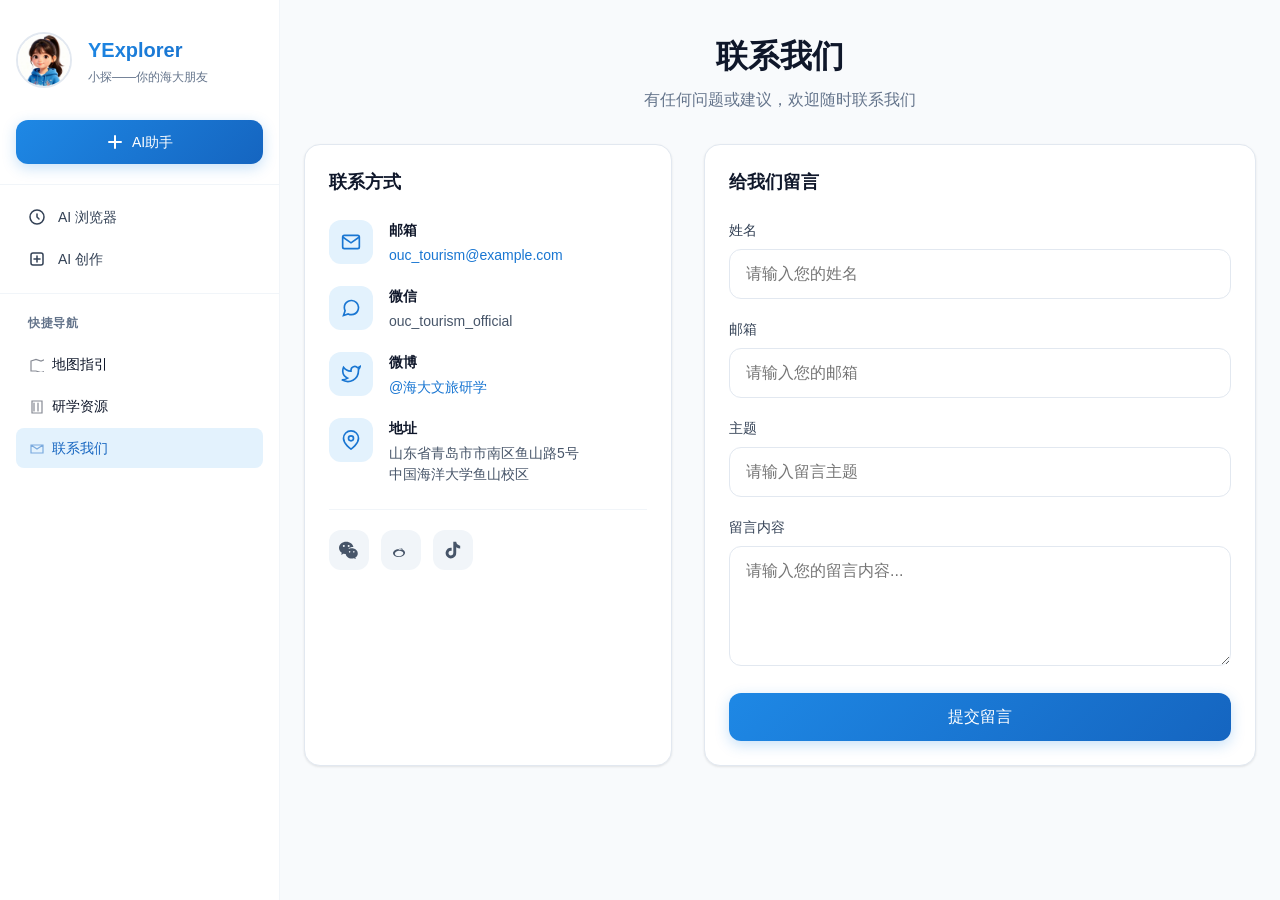
<file: static/contact.html>
<!DOCTYPE html>
<html lang="zh-CN">
<head>
  <meta charset="UTF-8">
  <meta name="viewport" content="width=device-width, initial-scale=1.0">
  <title>联系我们 - YExplorer</title>
  <link rel="stylesheet" href="css/tokens.css">
  <link rel="stylesheet" href="css/reset.css">
  <link rel="stylesheet" href="css/layout.css">
  <link rel="stylesheet" href="css/sidebar.css">
  <link rel="stylesheet" href="css/responsive.css">
  <style>
    .contact-page {
      flex: 1;
      overflow-y: auto;
      padding: var(--space-8) var(--space-6);
      max-width: 1000px;
      margin: 0 auto;
      width: 100%;
    }
    
    .page-header {
      text-align: center;
      margin-bottom: var(--space-8);
    }
    
    .page-title {
      font-size: var(--text-2xl);
      font-weight: var(--font-bold);
      color: var(--gray-900);
      margin-bottom: var(--space-2);
    }
    
    .page-subtitle {
      font-size: var(--text-base);
      color: var(--gray-500);
    }
    
    .contact-grid {
      display: grid;
      grid-template-columns: 1fr 1.5fr;
      gap: var(--space-8);
    }
    
    .contact-info-section {
      background: var(--gray-0);
      border: var(--border-default);
      border-radius: var(--radius-lg);
      padding: var(--space-6);
      box-shadow: var(--shadow-sm);
    }
    
    .contact-info-title {
      font-size: var(--text-lg);
      font-weight: var(--font-semibold);
      color: var(--gray-900);
      margin-bottom: var(--space-6);
    }
    
    .contact-item {
      display: flex;
      align-items: flex-start;
      gap: var(--space-4);
      margin-bottom: var(--space-5);
    }
    
    .contact-item:last-child {
      margin-bottom: 0;
    }
    
    .contact-icon-wrapper {
      width: 44px;
      height: 44px;
      background: var(--blue-50);
      border-radius: var(--radius-md);
      display: flex;
      align-items: center;
      justify-content: center;
      flex-shrink: 0;
    }
    
    .contact-icon {
      width: 20px;
      height: 20px;
      color: var(--blue-600);
    }
    
    .contact-item-content h3 {
      font-size: var(--text-sm);
      font-weight: var(--font-semibold);
      color: var(--gray-900);
      margin-bottom: 4px;
    }
    
    .contact-item-content p {
      font-size: var(--text-sm);
      color: var(--gray-600);
      line-height: 1.5;
    }
    
    .contact-item-content a {
      color: var(--blue-600);
      text-decoration: none;
    }
    
    .contact-item-content a:hover {
      text-decoration: underline;
    }
    
    .social-links {
      display: flex;
      gap: var(--space-3);
      margin-top: var(--space-6);
      padding-top: var(--space-5);
      border-top: var(--border-light);
    }
    
    .social-link {
      width: 40px;
      height: 40px;
      background: var(--gray-100);
      border-radius: var(--radius-md);
      display: flex;
      align-items: center;
      justify-content: center;
      color: var(--gray-600);
      transition: all var(--duration-fast) var(--ease-fast);
    }
    
    .social-link:hover {
      background: var(--blue-50);
      color: var(--blue-600);
    }
    
    .social-link svg {
      width: 20px;
      height: 20px;
    }
    
    .contact-form-section {
      background: var(--gray-0);
      border: var(--border-default);
      border-radius: var(--radius-lg);
      padding: var(--space-6);
      box-shadow: var(--shadow-sm);
    }
    
    .form-title {
      font-size: var(--text-lg);
      font-weight: var(--font-semibold);
      color: var(--gray-900);
      margin-bottom: var(--space-6);
    }
    
    .form-group {
      margin-bottom: var(--space-5);
    }
    
    .form-label {
      display: block;
      font-size: var(--text-sm);
      font-weight: var(--font-medium);
      color: var(--gray-700);
      margin-bottom: var(--space-2);
    }
    
    .form-input,
    .form-textarea {
      width: 100%;
      padding: var(--space-3) var(--space-4);
      border: var(--border-default);
      border-radius: var(--radius-md);
      font-size: var(--text-base);
      transition: all var(--duration-fast) var(--ease-fast);
      background: var(--gray-0);
    }
    
    .form-input:focus,
    .form-textarea:focus {
      outline: none;
      border-color: var(--blue-500);
      box-shadow: 0 0 0 3px rgba(30, 136, 229, 0.1);
    }
    
    .form-textarea {
      min-height: 120px;
      resize: vertical;
    }
    
    .form-submit {
      width: 100%;
      height: 48px;
      background: var(--gradient-blue);
      color: white;
      border: none;
      border-radius: var(--radius-md);
      font-size: var(--text-base);
      font-weight: var(--font-medium);
      cursor: pointer;
      transition: all var(--duration-fast) var(--ease-fast);
      box-shadow: var(--shadow-blue);
    }
    
    .form-submit:hover {
      transform: translateY(-1px);
      box-shadow: 0 6px 20px rgba(30, 136, 229, 0.35);
    }
    
    .form-submit:active {
      transform: translateY(0);
    }
    
    @media (max-width: 768px) {
      .contact-page {
        padding: var(--space-4) var(--space-3);
      }
      
      .contact-grid {
        grid-template-columns: 1fr;
      }
    }
  </style>
</head>
<body>
  <div class="app">
    <aside class="sidebar" id="sidebar">
      <div class="sidebar-header">
        <div class="user-profile">
          <img class="user-avatar" src="images/AI助手形象.png" alt="AI助手">
          <div class="user-info">
            <div class="user-name">YExplorer</div>
            <div class="user-status">小探——你的海大朋友</div>
          </div>
        </div>
        <button class="new-chat-btn" onclick="window.location.href='index.html'" aria-label="返回AI助手">
          <svg width="18" height="18" viewBox="0 0 18 18" fill="none" xmlns="http://www.w3.org/2000/svg">
            <path d="M9 3v12M3 9h12" stroke="currentColor" stroke-width="2" stroke-linecap="round"/>
          </svg>
          <span>AI助手</span>
        </button>
      </div>
      
      <nav class="sidebar-nav">
        <div class="nav-item" onclick="window.location.href='index.html'">
          <svg viewBox="0 0 18 18" fill="none" xmlns="http://www.w3.org/2000/svg">
            <circle cx="9" cy="9" r="7" stroke="currentColor" stroke-width="1.5"/>
            <path d="M9 6v3l2 2" stroke="currentColor" stroke-width="1.5" stroke-linecap="round"/>
          </svg>
          <span>AI 浏览器</span>
        </div>
        <div class="nav-item" onclick="window.location.href='index.html'">
          <svg viewBox="0 0 18 18" fill="none" xmlns="http://www.w3.org/2000/svg">
            <rect x="3" y="3" width="12" height="12" rx="2" stroke="currentColor" stroke-width="1.5"/>
            <path d="M6 9h6M9 6v6" stroke="currentColor" stroke-width="1.5" stroke-linecap="round"/>
          </svg>
          <span>AI 创作</span>
        </div>
      </nav>
      
      <div class="sidebar-content">
        <div class="history-section-title">快捷导航</div>
        <div class="history-list">
          <div class="history-item" onclick="window.location.href='map.html'">
            <div class="history-item-content">
              <svg class="history-item-icon" viewBox="0 0 16 16" fill="none">
                <path d="M3 5l5-1.5 5 1.5L18 3v12l-5 1.5-5-1.5L3 15V5z" stroke="currentColor" stroke-width="1.2" fill="none"/>
              </svg>
              <span class="history-item-text">地图指引</span>
            </div>
          </div>
          <div class="history-item" onclick="window.location.href='resources.html'">
            <div class="history-item-content">
              <svg class="history-item-icon" viewBox="0 0 16 16" fill="none">
                <path d="M4 3h10v12H4V3zm2 2v8m4-8v8" stroke="currentColor" stroke-width="1.2" stroke-linecap="round"/>
              </svg>
              <span class="history-item-text">研学资源</span>
            </div>
          </div>
          <div class="history-item active" onclick="window.location.href='contact.html'">
            <div class="history-item-content">
              <svg class="history-item-icon" viewBox="0 0 16 16" fill="none">
                <path d="M3 5l6 4 6-4M3 5h12v8H3V5z" stroke="currentColor" stroke-width="1.2" fill="none"/>
              </svg>
              <span class="history-item-text">联系我们</span>
            </div>
          </div>
        </div>
      </div>
    </aside>
    
    <main class="main-content">
      <div class="contact-page">
        <div class="page-header">
          <h1 class="page-title">联系我们</h1>
          <p class="page-subtitle">有任何问题或建议，欢迎随时联系我们</p>
        </div>

        <div class="contact-grid">
          <div class="contact-info-section">
            <h2 class="contact-info-title">联系方式</h2>
            
            <div class="contact-item">
              <div class="contact-icon-wrapper">
                <svg class="contact-icon" viewBox="0 0 24 24" fill="none" stroke="currentColor" stroke-width="2">
                  <path d="M4 4h16c1.1 0 2 .9 2 2v12c0 1.1-.9 2-2 2H4c-1.1 0-2-.9-2-2V6c0-1.1.9-2 2-2z"></path>
                  <polyline points="22,6 12,13 2,6"></polyline>
                </svg>
              </div>
              <div class="contact-item-content">
                <h3>邮箱</h3>
                <p><a href="mailto:ouc_tourism@example.com">ouc_tourism@example.com</a></p>
              </div>
            </div>

            <div class="contact-item">
              <div class="contact-icon-wrapper">
                <svg class="contact-icon" viewBox="0 0 24 24" fill="none" stroke="currentColor" stroke-width="2">
                  <path d="M21 11.5a8.38 8.38 0 0 1-.9 3.8 8.5 8.5 0 0 1-7.6 4.7 8.38 8.38 0 0 1-3.8-.9L3 21l1.9-5.7a8.38 8.38 0 0 1-.9-3.8 8.5 8.5 0 0 1 4.7-7.6 8.38 8.38 0 0 1 3.8-.9h.5a8.48 8.48 0 0 1 8 8v.5z"></path>
                </svg>
              </div>
              <div class="contact-item-content">
                <h3>微信</h3>
                <p>ouc_tourism_official</p>
              </div>
            </div>

            <div class="contact-item">
              <div class="contact-icon-wrapper">
                <svg class="contact-icon" viewBox="0 0 24 24" fill="none" stroke="currentColor" stroke-width="2">
                  <path d="M23 3a10.9 10.9 0 0 1-3.14 1.53 4.48 4.48 0 0 0-7.86 3v1A10.66 10.66 0 0 1 3 4s-4 9 5 13a11.64 11.64 0 0 1-7 2c9 5 20 0 20-11.5a4.5 4.5 0 0 0-.08-.83A7.72 7.72 0 0 0 23 3z"></path>
                </svg>
              </div>
              <div class="contact-item-content">
                <h3>微博</h3>
                <p><a href="#">@海大文旅研学</a></p>
              </div>
            </div>

            <div class="contact-item">
              <div class="contact-icon-wrapper">
                <svg class="contact-icon" viewBox="0 0 24 24" fill="none" stroke="currentColor" stroke-width="2">
                  <path d="M21 10c0 7-9 13-9 13s-9-6-9-13a9 9 0 0 1 18 0z"></path>
                  <circle cx="12" cy="10" r="3"></circle>
                </svg>
              </div>
              <div class="contact-item-content">
                <h3>地址</h3>
                <p>山东省青岛市市南区鱼山路5号<br>中国海洋大学鱼山校区</p>
              </div>
            </div>

            <div class="social-links">
              <a href="#" class="social-link" title="微信">
                <svg viewBox="0 0 24 24" fill="currentColor">
                  <path d="M8.691 2.188C3.891 2.188 0 5.476 0 9.53c0 2.212 1.17 4.203 3.002 5.55a.59.59 0 0 1 .213.665l-.39 1.48c-.019.07-.048.141-.048.213 0 .163.13.295.29.295a.326.326 0 0 0 .167-.054l1.903-1.114a.864.864 0 0 1 .717-.098 10.16 10.16 0 0 0 2.837.403c.276 0 .543-.027.811-.05-.857-2.578.157-4.972 1.932-6.446 1.703-1.415 3.882-1.98 5.853-1.838-.576-3.583-4.196-6.348-8.596-6.348zM5.785 5.991c.642 0 1.162.529 1.162 1.18a1.17 1.17 0 0 1-1.162 1.178A1.17 1.17 0 0 1 4.623 7.17c0-.651.52-1.18 1.162-1.18zm5.813 0c.642 0 1.162.529 1.162 1.18a1.17 1.17 0 0 1-1.162 1.178 1.17 1.17 0 0 1-1.162-1.178c0-.651.52-1.18 1.162-1.18zm3.68 4.025c-3.989 0-7.226 2.73-7.226 6.098 0 3.368 3.237 6.098 7.226 6.098a8.7 8.7 0 0 0 2.292-.306.69.69 0 0 1 .57.078l1.524.892a.262.262 0 0 0 .134.043c.128 0 .233-.108.233-.237 0-.058-.023-.115-.038-.17l-.313-1.186a.474.474 0 0 1 .171-.532C21.491 19.768 22.5 18.078 22.5 16.114c0-3.368-3.237-6.098-7.222-6.098zm-2.53 3.274c.514 0 .933.424.933.946a.94.94 0 0 1-.933.945.94.94 0 0 1-.933-.945c0-.522.419-.946.933-.946zm5.06 0c.514 0 .933.424.933.946a.94.94 0 0 1-.933.945.94.94 0 0 1-.933-.945c0-.522.419-.946.933-.946z"/>
                </svg>
              </a>
              <a href="#" class="social-link" title="微博">
                <svg viewBox="0 0 24 24" fill="currentColor">
                  <path d="M10.098 20.323c-3.977.391-7.414-1.406-7.672-4.02-.259-2.609 2.759-5.047 6.74-5.441 3.979-.394 7.413 1.404 7.671 4.018.259 2.6-2.759 5.049-6.739 5.443zm-1.005-7.405c-2.797.329-4.786 2.064-4.434 3.87.352 1.806 2.901 3.008 5.698 2.679 2.797-.329 4.786-2.064 4.434-3.87-.352-1.806-2.901-3.008-5.698-2.679zm.445-1.558c-.244-.062-.414-.027-.478.104-.064.131-.014.286.149.436.163.15.374.244.562.21.188-.034.306-.164.264-.366-.042-.202-.253-.322-.497-.384zm1.408-.628c-.684-.174-1.156-.077-1.262.217-.106.294.194.674.878.848.684.174 1.156.077 1.262-.217.106-.294-.194-.674-.878-.848zm2.078-.394c-.924-.236-1.562-.105-1.705.292-.143.397.262.91 1.186 1.146.924.236 1.562.105 1.705-.292.143-.397-.262-.91-1.186-1.146z"/>
                </svg>
              </a>
              <a href="#" class="social-link" title="抖音">
                <svg viewBox="0 0 24 24" fill="currentColor">
                  <path d="M19.59 6.69a4.83 4.83 0 0 1-3.77-4.25V2h-3.45v13.67a2.89 2.89 0 0 1-5.2 1.74 2.89 2.89 0 0 1 2.31-4.64 2.93 2.93 0 0 1 .88.13V9.4a6.84 6.84 0 0 0-1-.05A6.33 6.33 0 0 0 5 20.1a6.34 6.34 0 0 0 10.86-4.43v-7a8.16 8.16 0 0 0 4.77 1.52v-3.4a4.85 4.85 0 0 1-1-.1z"/>
                </svg>
              </a>
            </div>
          </div>

          <div class="contact-form-section">
            <h2 class="form-title">给我们留言</h2>
            <form id="contact-form">
              <div class="form-group">
                <label class="form-label" for="name">姓名</label>
                <input type="text" id="name" class="form-input" placeholder="请输入您的姓名" required>
              </div>
              
              <div class="form-group">
                <label class="form-label" for="email">邮箱</label>
                <input type="email" id="email" class="form-input" placeholder="请输入您的邮箱" required>
              </div>
              
              <div class="form-group">
                <label class="form-label" for="subject">主题</label>
                <input type="text" id="subject" class="form-input" placeholder="请输入留言主题" required>
              </div>
              
              <div class="form-group">
                <label class="form-label" for="message">留言内容</label>
                <textarea id="message" class="form-textarea" placeholder="请输入您的留言内容..." required></textarea>
              </div>
              
              <button type="submit" class="form-submit">提交留言</button>
            </form>
          </div>
        </div>
      </div>
    </main>
  </div>
  
  <script>
    document.getElementById('contact-form').addEventListener('submit', function(e) {
      e.preventDefault();
      
      const name = document.getElementById('name').value;
      const email = document.getElementById('email').value;
      const subject = document.getElementById('subject').value;
      const message = document.getElementById('message').value;
      
      alert('感谢您的留言！我们会尽快回复您。\n\n姓名：' + name + '\n邮箱：' + email + '\n主题：' + subject);
      
      this.reset();
    });
  </script>
</body>
</html>
</file>
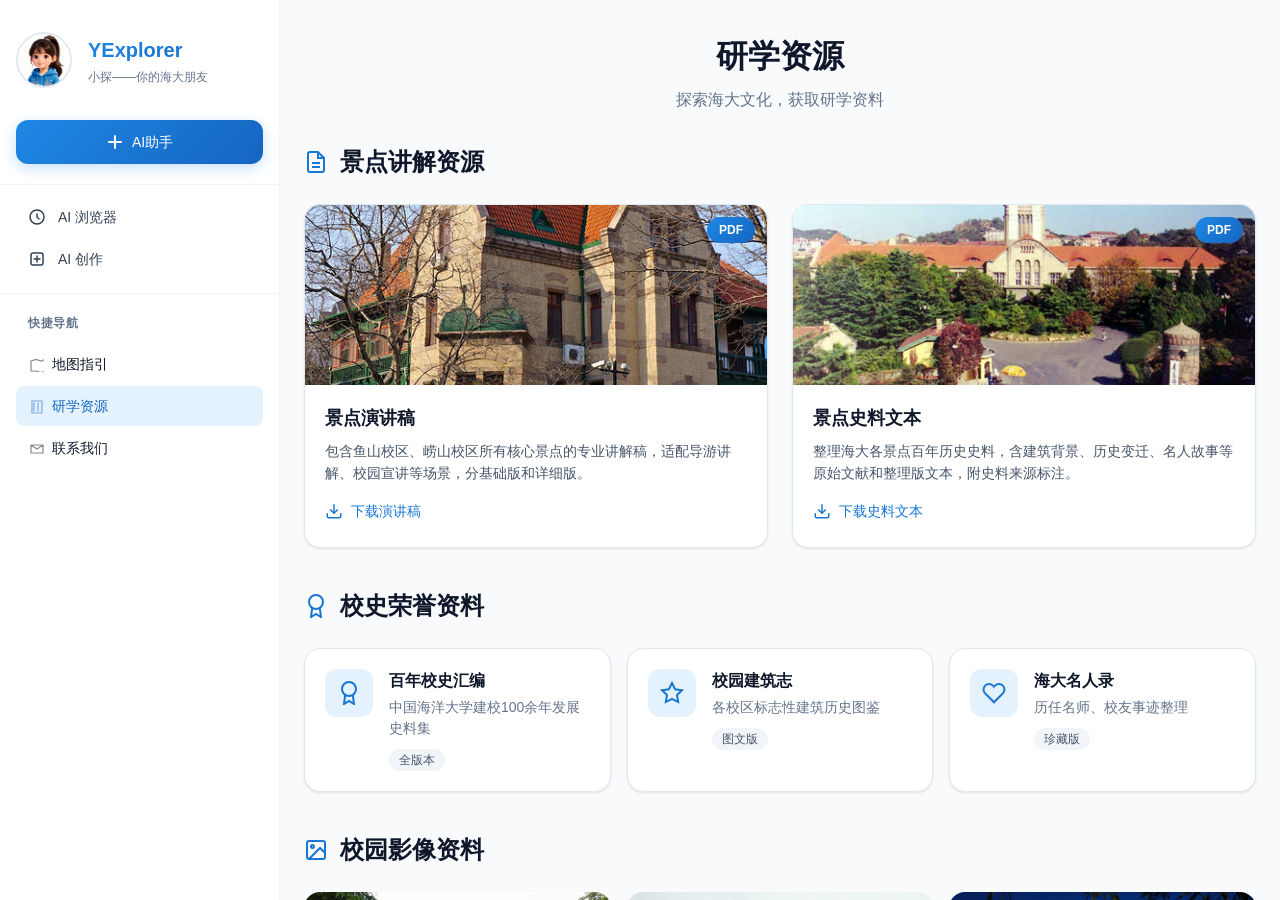
<file: static/resources.html>
<!DOCTYPE html>
<html lang="zh-CN">
<head>
  <meta charset="UTF-8">
  <meta name="viewport" content="width=device-width, initial-scale=1.0">
  <title>研学资源 - YExplorer</title>
  <link rel="stylesheet" href="css/tokens.css">
  <link rel="stylesheet" href="css/reset.css">
  <link rel="stylesheet" href="css/layout.css">
  <link rel="stylesheet" href="css/sidebar.css">
  <link rel="stylesheet" href="css/responsive.css">
  <style>
    .resources-page {
      flex: 1;
      overflow-y: auto;
      padding: var(--space-8) var(--space-6);
      max-width: 1200px;
      margin: 0 auto;
      width: 100%;
    }
    
    .page-header {
      text-align: center;
      margin-bottom: var(--space-8);
    }
    
    .page-title {
      font-size: var(--text-2xl);
      font-weight: var(--font-bold);
      color: var(--gray-900);
      margin-bottom: var(--space-2);
    }
    
    .page-subtitle {
      font-size: var(--text-base);
      color: var(--gray-500);
    }
    
    .resources-section {
      margin-bottom: var(--space-10);
    }
    
    .section-header {
      display: flex;
      align-items: center;
      gap: var(--space-3);
      margin-bottom: var(--space-6);
    }
    
    .section-header svg {
      width: 24px;
      height: 24px;
      color: var(--blue-600);
    }
    
    .section-title {
      font-size: var(--text-xl);
      font-weight: var(--font-semibold);
      color: var(--gray-900);
    }
    
    .resources-grid {
      display: grid;
      grid-template-columns: repeat(auto-fill, minmax(350px, 1fr));
      gap: var(--space-6);
    }
    
    .resource-card {
      background: var(--gray-0);
      border: var(--border-default);
      border-radius: var(--radius-lg);
      overflow: hidden;
      transition: all var(--duration-fast) var(--ease-fast);
      box-shadow: var(--shadow-sm);
    }
    
    .resource-card:hover {
      transform: translateY(-4px);
      box-shadow: var(--shadow-lg);
      border-color: var(--blue-200);
    }
    
    .resource-image {
      position: relative;
      width: 100%;
      height: 180px;
      overflow: hidden;
    }
    
    .resource-image img {
      width: 100%;
      height: 100%;
      object-fit: cover;
    }
    
    .resource-badge {
      position: absolute;
      top: var(--space-3);
      right: var(--space-3);
      background: var(--gradient-blue);
      color: white;
      padding: 4px 12px;
      border-radius: var(--radius-full);
      font-size: var(--text-xs);
      font-weight: var(--font-semibold);
    }
    
    .resource-content {
      padding: var(--space-5);
    }
    
    .resource-content h3 {
      font-size: var(--text-lg);
      font-weight: var(--font-semibold);
      color: var(--gray-900);
      margin-bottom: var(--space-2);
    }
    
    .resource-content p {
      font-size: var(--text-sm);
      color: var(--gray-600);
      line-height: 1.6;
      margin-bottom: var(--space-4);
    }
    
    .resource-link {
      display: inline-flex;
      align-items: center;
      gap: var(--space-2);
      color: var(--blue-600);
      font-size: var(--text-sm);
      font-weight: var(--font-medium);
      transition: all var(--duration-fast) var(--ease-fast);
    }
    
    .resource-link:hover {
      color: var(--blue-700);
      gap: var(--space-3);
    }
    
    .resource-link svg {
      width: 18px;
      height: 18px;
    }
    
    .awards-grid {
      display: grid;
      grid-template-columns: repeat(auto-fill, minmax(280px, 1fr));
      gap: var(--space-4);
    }
    
    .award-card {
      background: var(--gray-0);
      border: var(--border-default);
      border-radius: var(--radius-lg);
      padding: var(--space-5);
      display: flex;
      align-items: flex-start;
      gap: var(--space-4);
      transition: all var(--duration-fast) var(--ease-fast);
      box-shadow: var(--shadow-sm);
    }
    
    .award-card:hover {
      transform: translateY(-2px);
      box-shadow: var(--shadow-md);
      border-color: var(--blue-200);
    }
    
    .award-icon-wrapper {
      width: 48px;
      height: 48px;
      background: var(--blue-50);
      border-radius: var(--radius-md);
      display: flex;
      align-items: center;
      justify-content: center;
      flex-shrink: 0;
    }
    
    .award-icon {
      width: 24px;
      height: 24px;
      color: var(--blue-600);
    }
    
    .award-content h3 {
      font-size: var(--text-base);
      font-weight: var(--font-semibold);
      color: var(--gray-900);
      margin-bottom: var(--space-1);
    }
    
    .award-content p {
      font-size: var(--text-sm);
      color: var(--gray-500);
      margin-bottom: var(--space-2);
    }
    
    .award-tag {
      display: inline-block;
      background: var(--gray-100);
      color: var(--gray-600);
      padding: 2px 10px;
      border-radius: var(--radius-full);
      font-size: var(--text-xs);
    }
    
    .gallery-grid {
      display: grid;
      grid-template-columns: repeat(auto-fill, minmax(300px, 1fr));
      gap: var(--space-4);
    }
    
    .gallery-item {
      position: relative;
      border-radius: var(--radius-lg);
      overflow: hidden;
      aspect-ratio: 16/10;
    }
    
    .gallery-item img {
      width: 100%;
      height: 100%;
      object-fit: cover;
      transition: transform var(--duration-slow) var(--ease-default);
    }
    
    .gallery-item:hover img {
      transform: scale(1.05);
    }
    
    .gallery-overlay {
      position: absolute;
      bottom: 0;
      left: 0;
      right: 0;
      background: linear-gradient(transparent, rgba(0,0,0,0.7));
      padding: var(--space-6) var(--space-4) var(--space-4);
    }
    
    .gallery-caption {
      color: white;
      font-size: var(--text-sm);
      font-weight: var(--font-medium);
    }
    
    .download-grid {
      display: grid;
      grid-template-columns: repeat(auto-fill, minmax(280px, 1fr));
      gap: var(--space-4);
    }
    
    .download-card {
      background: var(--gray-0);
      border: var(--border-default);
      border-radius: var(--radius-lg);
      padding: var(--space-5);
      display: flex;
      align-items: center;
      gap: var(--space-4);
      transition: all var(--duration-fast) var(--ease-fast);
      box-shadow: var(--shadow-sm);
      text-decoration: none;
      color: inherit;
    }
    
    .download-card:hover {
      transform: translateY(-2px);
      box-shadow: var(--shadow-md);
      border-color: var(--blue-200);
    }
    
    .download-icon-wrapper {
      width: 48px;
      height: 48px;
      background: var(--blue-50);
      border-radius: var(--radius-md);
      display: flex;
      align-items: center;
      justify-content: center;
      flex-shrink: 0;
    }
    
    .download-icon {
      width: 24px;
      height: 24px;
      color: var(--blue-600);
    }
    
    .download-info {
      flex: 1;
    }
    
    .download-info h3 {
      font-size: var(--text-base);
      font-weight: var(--font-semibold);
      color: var(--gray-900);
      margin-bottom: 2px;
    }
    
    .download-info p {
      font-size: var(--text-xs);
      color: var(--gray-500);
    }
    
    .download-arrow {
      width: 20px;
      height: 20px;
      color: var(--gray-400);
      flex-shrink: 0;
    }
    
    @media (max-width: 768px) {
      .resources-page {
        padding: var(--space-4) var(--space-3);
      }
      
      .resources-grid,
      .awards-grid,
      .gallery-grid,
      .download-grid {
        grid-template-columns: 1fr;
      }
    }
  </style>
</head>
<body>
  <div class="app">
    <aside class="sidebar" id="sidebar">
      <div class="sidebar-header">
        <div class="user-profile">
          <img class="user-avatar" src="images/AI助手形象.png" alt="AI助手">
          <div class="user-info">
            <div class="user-name">YExplorer</div>
            <div class="user-status">小探——你的海大朋友</div>
          </div>
        </div>
        <button class="new-chat-btn" onclick="window.location.href='index.html'" aria-label="返回AI助手">
          <svg width="18" height="18" viewBox="0 0 18 18" fill="none" xmlns="http://www.w3.org/2000/svg">
            <path d="M9 3v12M3 9h12" stroke="currentColor" stroke-width="2" stroke-linecap="round"/>
          </svg>
          <span>AI助手</span>
        </button>
      </div>
      
      <nav class="sidebar-nav">
        <div class="nav-item" onclick="window.location.href='index.html'">
          <svg viewBox="0 0 18 18" fill="none" xmlns="http://www.w3.org/2000/svg">
            <circle cx="9" cy="9" r="7" stroke="currentColor" stroke-width="1.5"/>
            <path d="M9 6v3l2 2" stroke="currentColor" stroke-width="1.5" stroke-linecap="round"/>
          </svg>
          <span>AI 浏览器</span>
        </div>
        <div class="nav-item" onclick="window.location.href='index.html'">
          <svg viewBox="0 0 18 18" fill="none" xmlns="http://www.w3.org/2000/svg">
            <rect x="3" y="3" width="12" height="12" rx="2" stroke="currentColor" stroke-width="1.5"/>
            <path d="M6 9h6M9 6v6" stroke="currentColor" stroke-width="1.5" stroke-linecap="round"/>
          </svg>
          <span>AI 创作</span>
        </div>
      </nav>
      
      <div class="sidebar-content">
        <div class="history-section-title">快捷导航</div>
        <div class="history-list">
          <div class="history-item" onclick="window.location.href='map.html'">
            <div class="history-item-content">
              <svg class="history-item-icon" viewBox="0 0 16 16" fill="none">
                <path d="M3 5l5-1.5 5 1.5L18 3v12l-5 1.5-5-1.5L3 15V5z" stroke="currentColor" stroke-width="1.2" fill="none"/>
              </svg>
              <span class="history-item-text">地图指引</span>
            </div>
          </div>
          <div class="history-item active" onclick="window.location.href='resources.html'">
            <div class="history-item-content">
              <svg class="history-item-icon" viewBox="0 0 16 16" fill="none">
                <path d="M4 3h10v12H4V3zm2 2v8m4-8v8" stroke="currentColor" stroke-width="1.2" stroke-linecap="round"/>
              </svg>
              <span class="history-item-text">研学资源</span>
            </div>
          </div>
          <div class="history-item" onclick="window.location.href='contact.html'">
            <div class="history-item-content">
              <svg class="history-item-icon" viewBox="0 0 16 16" fill="none">
                <path d="M3 5l6 4 6-4M3 5h12v8H3V5z" stroke="currentColor" stroke-width="1.2" fill="none"/>
              </svg>
              <span class="history-item-text">联系我们</span>
            </div>
          </div>
        </div>
      </div>
    </aside>
    
    <main class="main-content">
      <div class="resources-page">
        <div class="page-header">
          <h1 class="page-title">研学资源</h1>
          <p class="page-subtitle">探索海大文化，获取研学资料</p>
        </div>

        <section class="resources-section">
          <div class="section-header">
            <svg viewBox="0 0 24 24" fill="none" stroke="currentColor" stroke-width="2">
              <path d="M14 2H6a2 2 0 0 0-2 2v16a2 2 0 0 0 2 2h12a2 2 0 0 0 2-2V8z"></path>
              <polyline points="14 2 14 8 20 8"></polyline>
              <line x1="16" y1="13" x2="8" y2="13"></line>
              <line x1="16" y1="17" x2="8" y2="17"></line>
            </svg>
            <h2 class="section-title">景点讲解资源</h2>
          </div>
          <div class="resources-grid">
            <div class="resource-card">
              <div class="resource-image">
                <img src="images/景点演讲稿.jpg" alt="景点演讲稿">
                <div class="resource-badge">PDF</div>
              </div>
              <div class="resource-content">
                <h3>景点演讲稿</h3>
                <p>包含鱼山校区、崂山校区所有核心景点的专业讲解稿，适配导游讲解、校园宣讲等场景，分基础版和详细版。</p>
                <a href="pdfs/景点演讲稿.pdf" target="_blank" class="resource-link">
                  <svg viewBox="0 0 24 24" fill="none" stroke="currentColor" stroke-width="2">
                    <path d="M21 15v4a2 2 0 0 1-2 2H5a2 2 0 0 1-2-2v-4"></path>
                    <polyline points="7 10 12 15 17 10"></polyline>
                    <line x1="12" y1="15" x2="12" y2="3"></line>
                  </svg>
                  <span>下载演讲稿</span>
                </a>
              </div>
            </div>
            <div class="resource-card">
              <div class="resource-image">
                <img src="images/景点史料.jpg" alt="景点史料">
                <div class="resource-badge">PDF</div>
              </div>
              <div class="resource-content">
                <h3>景点史料文本</h3>
                <p>整理海大各景点百年历史史料，含建筑背景、历史变迁、名人故事等原始文献和整理版文本，附史料来源标注。</p>
                <a href="pdfs/景点史料.pdf" target="_blank" class="resource-link">
                  <svg viewBox="0 0 24 24" fill="none" stroke="currentColor" stroke-width="2">
                    <path d="M21 15v4a2 2 0 0 1-2 2H5a2 2 0 0 1-2-2v-4"></path>
                    <polyline points="7 10 12 15 17 10"></polyline>
                    <line x1="12" y1="15" x2="12" y2="3"></line>
                  </svg>
                  <span>下载史料文本</span>
                </a>
              </div>
            </div>
          </div>
        </section>

        <section class="resources-section">
          <div class="section-header">
            <svg viewBox="0 0 24 24" fill="none" stroke="currentColor" stroke-width="2">
              <circle cx="12" cy="8" r="7"></circle>
              <polyline points="8.21 13.89 7 23 12 20 17 23 15.79 13.88"></polyline>
            </svg>
            <h2 class="section-title">校史荣誉资料</h2>
          </div>
          <div class="awards-grid">
            <div class="award-card">
              <div class="award-icon-wrapper">
                <svg class="award-icon" viewBox="0 0 24 24" fill="none" stroke="currentColor" stroke-width="2">
                  <circle cx="12" cy="8" r="7"></circle>
                  <polyline points="8.21 13.89 7 23 12 20 17 23 15.79 13.88"></polyline>
                </svg>
              </div>
              <div class="award-content">
                <h3>百年校史汇编</h3>
                <p>中国海洋大学建校100余年发展史料集</p>
                <span class="award-tag">全版本</span>
              </div>
            </div>
            <div class="award-card">
              <div class="award-icon-wrapper">
                <svg class="award-icon" viewBox="0 0 24 24" fill="none" stroke="currentColor" stroke-width="2">
                  <polygon points="12 2 15.09 8.26 22 9.27 17 14.14 18.18 21.02 12 17.77 5.82 21.02 7 14.14 2 9.27 8.91 8.26 12 2"></polygon>
                </svg>
              </div>
              <div class="award-content">
                <h3>校园建筑志</h3>
                <p>各校区标志性建筑历史图鉴</p>
                <span class="award-tag">图文版</span>
              </div>
            </div>
            <div class="award-card">
              <div class="award-icon-wrapper">
                <svg class="award-icon" viewBox="0 0 24 24" fill="none" stroke="currentColor" stroke-width="2">
                  <path d="M20.84 4.61a5.5 5.5 0 0 0-7.78 0L12 5.67l-1.06-1.06a5.5 5.5 0 0 0-7.78 7.78l1.06 1.06L12 21.23l7.78-7.78 1.06-1.06a5.5 5.5 0 0 0 0-7.78z"></path>
                </svg>
              </div>
              <div class="award-content">
                <h3>海大名人录</h3>
                <p>历任名师、校友事迹整理</p>
                <span class="award-tag">珍藏版</span>
              </div>
            </div>
          </div>
        </section>

        <section class="resources-section">
          <div class="section-header">
            <svg viewBox="0 0 24 24" fill="none" stroke="currentColor" stroke-width="2">
              <rect x="3" y="3" width="18" height="18" rx="2" ry="2"></rect>
              <circle cx="8.5" cy="8.5" r="1.5"></circle>
              <polyline points="21 15 16 10 5 21"></polyline>
            </svg>
            <h2 class="section-title">校园影像资料</h2>
          </div>
          <div class="gallery-grid">
            <div class="gallery-item">
              <img src="images/news1.jpg" alt="鱼山校区全景">
              <div class="gallery-overlay">
                <div class="gallery-caption">鱼山校区百年全景图</div>
              </div>
            </div>
            <div class="gallery-item">
              <img src="images/news3.jpg" alt="崂山校区风光">
              <div class="gallery-overlay">
                <div class="gallery-caption">崂山校区核心景点</div>
              </div>
            </div>
            <div class="gallery-item">
              <img src="images/hero-banner.jpg" alt="校园老照片">
              <div class="gallery-overlay">
                <div class="gallery-caption">海大历史老照片复刻</div>
              </div>
            </div>
          </div>
        </section>

        <section class="resources-section">
          <div class="section-header">
            <svg viewBox="0 0 24 24" fill="none" stroke="currentColor" stroke-width="2">
              <path d="M21 15v4a2 2 0 0 1-2 2H5a2 2 0 0 1-2-2v-4"></path>
              <polyline points="7 10 12 15 17 10"></polyline>
              <line x1="12" y1="15" x2="12" y2="3"></line>
            </svg>
            <h2 class="section-title">文创&资料下载</h2>
          </div>
          <div class="download-grid">
            <a href="pdfs/景点史料.pdf" target="_blank" class="download-card">
              <div class="download-icon-wrapper">
                <svg class="download-icon" viewBox="0 0 24 24" fill="none" stroke="currentColor" stroke-width="2">
                  <path d="M14 2H6a2 2 0 0 0-2 2v16a2 2 0 0 0 2 2h12a2 2 0 0 0 2-2V8z"></path>
                  <polyline points="14 2 14 8 20 8"></polyline>
                </svg>
              </div>
              <div class="download-info">
                <h3>史料文本下载</h3>
                <p>景点史料/演讲稿高清PDF</p>
              </div>
              <svg class="download-arrow" viewBox="0 0 24 24" fill="none" stroke="currentColor" stroke-width="2">
                <polyline points="9 18 15 12 9 6"></polyline>
              </svg>
            </a>
            <a href="#" class="download-card">
              <div class="download-icon-wrapper">
                <svg class="download-icon" viewBox="0 0 24 24" fill="none" stroke="currentColor" stroke-width="2">
                  <circle cx="9" cy="21" r="1"></circle>
                  <circle cx="20" cy="21" r="1"></circle>
                  <path d="M1 1h4l2.68 13.39a2 2 0 0 0 2 1.61h9.72a2 2 0 0 0 2-1.61L23 6H6"></path>
                </svg>
              </div>
              <div class="download-info">
                <h3>海大文创商城</h3>
                <p>校园文创产品官方购买链接</p>
              </div>
              <svg class="download-arrow" viewBox="0 0 24 24" fill="none" stroke="currentColor" stroke-width="2">
                <polyline points="9 18 15 12 9 6"></polyline>
              </svg>
            </a>
            <a href="#" class="download-card">
              <div class="download-icon-wrapper">
                <svg class="download-icon" viewBox="0 0 24 24" fill="none" stroke="currentColor" stroke-width="2">
                  <polygon points="1 6 1 22 8 18 16 22 23 18 23 2 16 6 8 2 1 6"></polygon>
                  <line x1="8" y1="2" x2="8" y2="18"></line>
                  <line x1="16" y1="6" x2="16" y2="22"></line>
                </svg>
              </div>
              <div class="download-info">
                <h3>校园导览手册</h3>
                <p>高清可打印校园导览PDF</p>
              </div>
              <svg class="download-arrow" viewBox="0 0 24 24" fill="none" stroke="currentColor" stroke-width="2">
                <polyline points="9 18 15 12 9 6"></polyline>
              </svg>
            </a>
            <a href="#" class="download-card">
              <div class="download-icon-wrapper">
                <svg class="download-icon" viewBox="0 0 24 24" fill="none" stroke="currentColor" stroke-width="2">
                  <path d="M12 1a3 3 0 0 0-3 3v8a3 3 0 0 0 6 0V4a3 3 0 0 0-3-3z"></path>
                  <path d="M19 10v2a7 7 0 0 1-14 0v-2"></path>
                  <line x1="12" y1="19" x2="12" y2="23"></line>
                  <line x1="8" y1="23" x2="16" y2="23"></line>
                </svg>
              </div>
              <div class="download-info">
                <h3>讲解音频下载</h3>
                <p>景点专业讲解音频MP3</p>
              </div>
              <svg class="download-arrow" viewBox="0 0 24 24" fill="none" stroke="currentColor" stroke-width="2">
                <polyline points="9 18 15 12 9 6"></polyline>
              </svg>
            </a>
          </div>
        </section>
      </div>
    </main>
  </div>
</body>
</html>
</file>
<file: static/css/tokens.css>
:root {
  --blue-50: #E3F2FD;
  --blue-100: #BBDEFB;
  --blue-200: #90CAF9;
  --blue-300: #64B5F6;
  --blue-400: #42A5F5;
  --blue-500: #1E88E5;
  --blue-600: #1976D2;
  --blue-700: #1565C0;
  --blue-800: #0D47A1;
  --blue-900: #0A3D91;
  
  --gray-0: #FFFFFF;
  --gray-50: #F8FAFC;
  --gray-100: #F1F5F9;
  --gray-200: #E2E8F0;
  --gray-300: #CBD5E1;
  --gray-400: #94A3B8;
  --gray-500: #64748B;
  --gray-600: #475569;
  --gray-700: #334155;
  --gray-800: #1E293B;
  --gray-900: #0F172A;
  
  --success: #10B981;
  --warning: #F59E0B;
  --error: #EF4444;
  --info: #3B82F6;
  
  --font-sans: 'Inter', 'Microsoft YaHei', -apple-system, BlinkMacSystemFont, sans-serif;
  --font-mono: 'JetBrains Mono', 'Consolas', monospace;
  
  --text-xs: 12px;
  --text-sm: 14px;
  --text-base: 16px;
  --text-lg: 18px;
  --text-xl: 24px;
  --text-2xl: 32px;
  --text-3xl: 40px;
  
  --font-normal: 400;
  --font-medium: 500;
  --font-semibold: 600;
  --font-bold: 700;
  
  --space-1: 4px;
  --space-2: 8px;
  --space-3: 12px;
  --space-4: 16px;
  --space-5: 20px;
  --space-6: 24px;
  --space-8: 32px;
  --space-10: 40px;
  --space-12: 48px;
  --space-16: 64px;
  --space-20: 80px;
  
  --radius-sm: 8px;
  --radius-md: 12px;
  --radius-lg: 16px;
  --radius-xl: 20px;
  --radius-2xl: 24px;
  --radius-full: 9999px;
  
  --shadow-xs: 0 1px 2px rgba(0, 0, 0, 0.04);
  --shadow-sm: 0 1px 3px rgba(0, 0, 0, 0.06), 0 1px 2px rgba(0, 0, 0, 0.04);
  --shadow-md: 0 4px 6px -1px rgba(0, 0, 0, 0.08), 0 2px 4px -1px rgba(0, 0, 0, 0.04);
  --shadow-lg: 0 10px 15px -3px rgba(0, 0, 0, 0.08), 0 4px 6px -2px rgba(0, 0, 0, 0.04);
  --shadow-xl: 0 20px 25px -5px rgba(0, 0, 0, 0.08), 0 10px 10px -5px rgba(0, 0, 0, 0.04);
  --shadow-blue: 0 4px 14px rgba(30, 136, 229, 0.25);
  
  --border-default: 1px solid var(--gray-200);
  --border-light: 1px solid var(--gray-100);
  
  --glass-bg: rgba(255, 255, 255, 0.85);
  --glass-border: 1px solid rgba(255, 255, 255, 0.3);
  --glass-shadow: 0 8px 32px rgba(0, 0, 0, 0.08);
  
  --ease-default: cubic-bezier(0.16, 1, 0.3, 1);
  --ease-fast: cubic-bezier(0.3, 0, 0.2, 1);
  --ease-bounce: cubic-bezier(0.34, 1.56, 0.64, 1);
  
  --duration-fast: 150ms;
  --duration-normal: 200ms;
  --duration-slow: 300ms;
  
  --gradient-blue: linear-gradient(135deg, var(--blue-500) 0%, var(--blue-700) 100%);
  --gradient-light: linear-gradient(180deg, var(--gray-50) 0%, var(--gray-0) 100%);
}

[data-theme="dark"] {
  --blue-50: #0D47A1;
  --blue-500: #42A5F5;
  --gray-0: #1F2937;
  --gray-50: #111827;
  --gray-100: #374151;
  --gray-200: #4B5563;
  --gray-700: #E5E7EB;
  --gray-900: #F9FAFB;
  --glass-bg: rgba(31, 41, 55, 0.85);
}
</file>
<file: static/css/layout.css>
.app {
  display: flex;
  height: 100vh;
  width: 100vw;
  overflow: hidden;
}

.sidebar {
  width: 280px;
  min-width: 280px;
  height: 100vh;
  background: var(--gray-50);
  border-right: var(--border-default);
  display: flex;
  flex-direction: column;
  transition: width var(--duration-slow) var(--ease-default);
  overflow: hidden;
}

.main-content {
  flex: 1;
  display: flex;
  flex-direction: column;
  height: 100vh;
  overflow: hidden;
  position: relative;
}

.chat-container {
  flex: 1;
  display: flex;
  flex-direction: column;
  overflow: hidden;
  position: relative;
}

/* Mobile header - hidden by default */
.mobile-header {
  display: none;
}
</file>
<file: static/css/sidebar.css>
.sidebar {
  width: 280px;
  min-width: 280px;
  height: 100vh;
  background: var(--gray-0);
  border-right: var(--border-light);
  display: flex;
  flex-direction: column;
  transition: width var(--duration-slow) var(--ease-default);
  overflow: hidden;
}

.sidebar-header {
  padding: var(--space-5) var(--space-4);
  border-bottom: var(--border-light);
}

.user-profile {
  display: flex;
  align-items: center;
  gap: var(--space-4);
  margin-bottom: var(--space-5);
  padding: var(--space-3) 0;
}

.user-avatar {
  width: 56px;
  height: 56px;
  border-radius: var(--radius-full);
  object-fit: cover;
  border: 2px solid var(--gray-200);
  flex-shrink: 0;
}

.user-info {
  flex: 1;
  min-width: 0;
}

.user-name {
  font-size: 20px;
  font-weight: var(--font-semibold);
  background: var(--gradient-blue);
  -webkit-background-clip: text;
  -webkit-text-fill-color: transparent;
  background-clip: text;
  white-space: nowrap;
  overflow: hidden;
  text-overflow: ellipsis;
}

.user-status {
  font-size: 12px;
  color: var(--gray-500);
  margin-top: 3px;
}

.new-chat-btn {
  width: 100%;
  height: 44px;
  padding: 0 var(--space-4);
  background: var(--gradient-blue);
  color: white;
  border: none;
  border-radius: var(--radius-md);
  font-size: var(--text-sm);
  font-weight: var(--font-medium);
  display: flex;
  align-items: center;
  justify-content: center;
  gap: var(--space-2);
  transition: all var(--duration-fast) var(--ease-fast);
  box-shadow: var(--shadow-blue);
}

.new-chat-btn:hover {
  transform: translateY(-1px);
  box-shadow: 0 6px 20px rgba(30, 136, 229, 0.35);
}

.new-chat-btn:active {
  transform: translateY(0);
}

.sidebar-nav {
  padding: var(--space-3) var(--space-4);
  border-bottom: var(--border-light);
}

.nav-item {
  height: 40px;
  padding: 0 var(--space-3);
  border-radius: var(--radius-sm);
  display: flex;
  align-items: center;
  gap: var(--space-3);
  font-size: var(--text-sm);
  color: var(--gray-700);
  cursor: pointer;
  transition: all var(--duration-fast) var(--ease-fast);
  margin-bottom: 2px;
  text-decoration: none;
}

.nav-item:hover {
  background: var(--gray-100);
  color: var(--blue-600);
}

.nav-item svg {
  width: 18px;
  height: 18px;
  flex-shrink: 0;
}

.video-modal {
  display: none;
  position: fixed;
  z-index: 1000;
  left: 0;
  top: 0;
  width: 100%;
  height: 100%;
  justify-content: center;
  align-items: center;
  opacity: 0;
  visibility: hidden;
  transition: all 0.3s ease;
}

.video-modal.active {
  display: flex;
  opacity: 1;
  visibility: visible;
}

.video-modal-backdrop {
  position: absolute;
  top: 0;
  left: 0;
  width: 100%;
  height: 100%;
  background: linear-gradient(135deg, rgba(13, 27, 42, 0.95) 0%, rgba(30, 60, 114, 0.9) 50%, rgba(42, 82, 152, 0.85) 100%);
  backdrop-filter: blur(10px);
  -webkit-backdrop-filter: blur(10px);
}

.video-modal-container {
  position: relative;
  width: 90%;
  max-width: 1000px;
  background: linear-gradient(to bottom, rgba(255, 255, 255, 0.98) 0%, rgba(248, 250, 252, 0.98) 100%);
  border-radius: 20px;
  box-shadow: 0 25px 80px rgba(0, 0, 0, 0.4), 0 0 0 1px rgba(255, 255, 255, 0.1);
  overflow: hidden;
  transform: scale(0.9) translateY(20px);
  transition: transform 0.3s cubic-bezier(0.34, 1.56, 0.64, 1);
}

.video-modal.active .video-modal-container {
  transform: scale(1) translateY(0);
}

.video-modal-header {
  padding: 24px 28px;
  display: flex;
  justify-content: space-between;
  align-items: flex-start;
  border-bottom: 1px solid rgba(226, 232, 240, 0.6);
  background: linear-gradient(to right, rgba(219, 234, 254, 0.3) 0%, transparent 100%);
}

.video-modal-title {
  display: flex;
  align-items: center;
  gap: 16px;
}

.video-modal-icon {
  color: var(--blue-600);
  flex-shrink: 0;
  filter: drop-shadow(0 2px 4px rgba(30, 136, 229, 0.3));
}

.video-modal-title h3 {
  font-size: 20px;
  font-weight: 600;
  color: var(--gray-900);
  margin: 0;
  line-height: 1.3;
}

.video-modal-title p {
  font-size: 13px;
  color: var(--gray-500);
  margin: 4px 0 0 0;
}

.video-modal-close {
  width: 36px;
  height: 36px;
  border-radius: 10px;
  border: none;
  background: rgba(241, 245, 249, 0.8);
  color: var(--gray-600);
  cursor: pointer;
  display: flex;
  align-items: center;
  justify-content: center;
  transition: all 0.2s ease;
  flex-shrink: 0;
}

.video-modal-close:hover {
  background: var(--gray-200);
  color: var(--gray-900);
  transform: rotate(90deg);
}

.video-modal-body {
  padding: 24px 28px;
  background: linear-gradient(to bottom, transparent 0%, rgba(241, 245, 249, 0.3) 100%);
}

.video-wrapper {
  position: relative;
  border-radius: 12px;
  overflow: hidden;
  box-shadow: 0 8px 24px rgba(0, 0, 0, 0.12), 0 2px 8px rgba(0, 0, 0, 0.08);
  background: var(--gray-900);
}

.video-wrapper::before {
  content: '';
  position: absolute;
  top: 0;
  left: 0;
  right: 0;
  bottom: 0;
  border-radius: 12px;
  border: 1px solid rgba(255, 255, 255, 0.1);
  pointer-events: none;
  z-index: 1;
}

.video-wrapper video {
  width: 100%;
  display: block;
  border-radius: 12px;
}

.video-modal-footer {
  padding: 20px 28px;
  display: flex;
  justify-content: space-between;
  align-items: center;
  border-top: 1px solid rgba(226, 232, 240, 0.6);
  background: linear-gradient(to right, transparent 0%, rgba(219, 234, 254, 0.2) 100%);
}

.video-modal-info {
  display: flex;
  align-items: center;
  gap: 8px;
  font-size: 13px;
  color: var(--gray-600);
}

.video-modal-info svg {
  color: var(--blue-500);
}

.video-modal-tags {
  display: flex;
  gap: 8px;
  flex-wrap: wrap;
}

.video-tag {
  padding: 6px 14px;
  background: linear-gradient(135deg, rgba(219, 234, 254, 0.6) 0%, rgba(191, 219, 254, 0.6) 100%);
  border: 1px solid rgba(147, 197, 253, 0.4);
  border-radius: 20px;
  font-size: 12px;
  font-weight: 500;
  color: var(--blue-700);
  transition: all 0.2s ease;
}

.video-tag:hover {
  background: linear-gradient(135deg, rgba(191, 219, 254, 0.8) 0%, rgba(147, 197, 253, 0.8) 100%);
  transform: translateY(-1px);
  box-shadow: 0 2px 8px rgba(30, 136, 229, 0.15);
}

.sidebar-content {
  flex: 1;
  overflow-y: auto;
  padding: var(--space-3) var(--space-4);
}

.history-section-title {
  font-size: var(--text-xs);
  font-weight: var(--font-semibold);
  color: var(--gray-500);
  text-transform: uppercase;
  letter-spacing: 0.05em;
  padding: var(--space-2) var(--space-3);
  margin-bottom: var(--space-1);
}

.history-list {
  display: flex;
  flex-direction: column;
  gap: 2px;
}

.history-item {
  height: 40px;
  padding: 0 var(--space-3);
  border-radius: var(--radius-sm);
  display: flex;
  align-items: center;
  justify-content: space-between;
  cursor: pointer;
  transition: all var(--duration-fast) var(--ease-fast);
  position: relative;
}

.history-item:hover {
  background: var(--gray-100);
}

.history-item.active {
  background: var(--blue-50);
  color: var(--blue-700);
}

.history-item-content {
  flex: 1;
  display: flex;
  align-items: center;
  gap: var(--space-2);
  overflow: hidden;
}

.history-item-icon {
  width: 16px;
  height: 16px;
  flex-shrink: 0;
  opacity: 0.5;
}

.history-item-text {
  flex: 1;
  font-size: var(--text-sm);
  white-space: nowrap;
  overflow: hidden;
  text-overflow: ellipsis;
}

.history-item-time {
  font-size: var(--text-xs);
  color: var(--gray-400);
  flex-shrink: 0;
}

.history-item-actions {
  display: none;
  position: absolute;
  right: var(--space-2);
  top: 50%;
  transform: translateY(-50%);
}

.history-item:hover .history-item-actions {
  display: block;
}

.history-item:hover .history-item-time {
  display: none;
}

.delete-btn {
  width: 28px;
  height: 28px;
  display: flex;
  align-items: center;
  justify-content: center;
  border-radius: var(--radius-sm);
  color: var(--gray-500);
  transition: all var(--duration-fast) var(--ease-fast);
}

.delete-btn:hover {
  background: var(--gray-200);
  color: var(--error);
}

.sidebar-footer {
  padding: var(--space-3) var(--space-4);
  border-top: var(--border-light);
  display: flex;
  flex-direction: column;
  gap: 2px;
}

.sidebar-link {
  height: 40px;
  padding: 0 var(--space-3);
  border-radius: var(--radius-sm);
  display: flex;
  align-items: center;
  gap: var(--space-3);
  font-size: var(--text-sm);
  color: var(--gray-600);
  transition: all var(--duration-fast) var(--ease-fast);
}

.sidebar-link:hover {
  background: var(--gray-100);
  color: var(--blue-600);
}

.sidebar-link svg {
  width: 18px;
  height: 18px;
  flex-shrink: 0;
}
</file>
<file: static/css/responsive.css>
@media (max-width: 1023px) {
  .mobile-header {
    display: none;
  }
  
  .sidebar {
    width: 72px;
    min-width: 72px;
  }
  
  .user-profile {
    flex-direction: row;
    gap: var(--space-3);
    padding: var(--space-2) 0;
    margin-bottom: var(--space-3);
    justify-content: center;
  }
  
  .user-avatar {
    width: 40px;
    height: 40px;
    margin: 0;
  }
  
  .user-info {
    display: flex;
    flex-direction: column;
    justify-content: center;
    min-width: 0;
    flex: 1;
  }
  
  .user-name {
    font-size: 14px;
    line-height: 1.2;
  }
  
  .user-status {
    font-size: 10px;
    margin-top: 2px;
    white-space: nowrap;
    overflow: hidden;
    text-overflow: ellipsis;
  }
  
  .new-chat-btn span,
  .nav-item span,
  .history-section-title,
  .history-item-text,
  .history-item-time,
  .sidebar-link span {
    display: none;
  }
  
  .sidebar-header {
    padding: var(--space-3) var(--space-2);
  }
  
  .new-chat-btn {
    padding: 0;
    justify-content: center;
    height: 40px;
  }
  
  .sidebar-nav {
    padding: var(--space-2);
  }
  
  .nav-item {
    justify-content: center;
    padding: 0;
  }
  
  .sidebar-content {
    padding: var(--space-2);
  }
  
  .history-item {
    justify-content: center;
    padding: 0;
  }
  
  .sidebar-footer {
    padding: var(--space-2);
    align-items: center;
  }
  
  .sidebar-link {
    justify-content: center;
    padding: 0;
  }
  
  .chat-window {
    padding: var(--space-4) var(--space-4) 160px;
    max-width: 100%;
  }
  
  .input-area {
    padding: var(--space-3) var(--space-4) var(--space-4);
  }
  
  .welcome-features {
    grid-template-columns: 1fr;
  }
}

@media (max-width: 639px) {
  .mobile-header {
    display: flex;
    align-items: center;
    padding: 12px 16px;
    background: white;
    border-bottom: 1px solid var(--gray-200);
    position: sticky;
    top: 0;
    z-index: 100;
  }
  
  .hamburger-btn {
    width: 40px;
    height: 40px;
    display: flex;
    align-items: center;
    justify-content: center;
    border: none;
    background: none;
    color: var(--gray-700);
    cursor: pointer;
    border-radius: 8px;
    transition: background 0.2s ease;
  }
  
  .hamburger-btn:hover {
    background: var(--gray-100);
  }
  
  .hamburger-btn:active {
    background: var(--gray-200);
  }
  
  .mobile-header-title {
    flex: 1;
    text-align: center;
  }
  
  .mobile-header-title-main {
    font-size: 16px;
    font-weight: 600;
    color: var(--gray-900);
    line-height: 1.2;
  }
  
  .mobile-header-subtitle {
    font-size: 11px;
    color: var(--gray-400);
    margin-top: 2px;
  }
  
  .sidebar {
    position: fixed;
    left: -300px;
    top: 0;
    bottom: 0;
    width: 280px;
    min-width: 280px;
    z-index: 1000;
    transition: left 0.3s ease;
    box-shadow: none;
  }
  
  .sidebar.open {
    left: 0;
    box-shadow: 4px 0 20px rgba(0, 0, 0, 0.15);
  }
  
  .sidebar-overlay {
    display: none;
    position: fixed;
    top: 0;
    left: 0;
    right: 0;
    bottom: 0;
    background: rgba(0, 0, 0, 0.5);
    z-index: 999;
    opacity: 0;
    transition: opacity 0.3s ease;
  }
  
  .sidebar-overlay.show {
    display: block;
    opacity: 1;
  }
  
  .user-profile,
  .user-info,
  .new-chat-btn span,
  .nav-item span,
  .history-section-title,
  .history-item-text,
  .history-item-time,
  .sidebar-link span {
    display: flex;
  }
  
  .sidebar-header {
    padding: var(--space-4);
  }
  
  .user-avatar {
    margin: 0;
  }
  
  .new-chat-btn {
    padding: 0 var(--space-4);
    justify-content: flex-start;
  }
  
  .sidebar-nav {
    padding: var(--space-3) var(--space-4);
  }
  
  .nav-item {
    justify-content: flex-start;
    padding: 0 var(--space-3);
  }
  
  .sidebar-content {
    padding: var(--space-3) var(--space-4);
  }
  
  .history-item {
    justify-content: space-between;
    padding: 0 var(--space-3);
  }
  
  .sidebar-footer {
    padding: var(--space-3) var(--space-4);
    align-items: stretch;
  }
  
  .sidebar-link {
    justify-content: flex-start;
    padding: 0 var(--space-3);
  }
  
  .chat-window {
    padding: var(--space-4) var(--space-3) 160px;
    max-width: 100%;
  }
  
  .input-area {
    padding: var(--space-3);
  }
  
  .welcome-title {
    font-size: var(--text-2xl);
  }
  
  .welcome-subtitle {
    font-size: var(--text-sm);
  }
  
  .quick-prompts {
    gap: var(--space-2);
  }
  
  .quick-prompt-card {
    padding: var(--space-2) var(--space-3);
    font-size: var(--text-xs);
  }
  
  .welcome-features {
    grid-template-columns: 1fr;
    gap: var(--space-3);
  }
  
  .message-user {
    max-width: 90%;
  }
  
  .message-ai {
    max-width: 95%;
  }
  
  .input-toolbar {
    flex-direction: column;
    gap: var(--space-2);
    align-items: flex-start;
  }
}

@media (min-width: 1280px) {
  .chat-window {
    padding: var(--space-10) var(--space-8) 180px;
    max-width: 1100px;
  }
  
  .input-area {
    padding: var(--space-5) var(--space-8) var(--space-8);
  }
  
  .welcome-content {
    max-width: 900px;
  }
}
</file>
